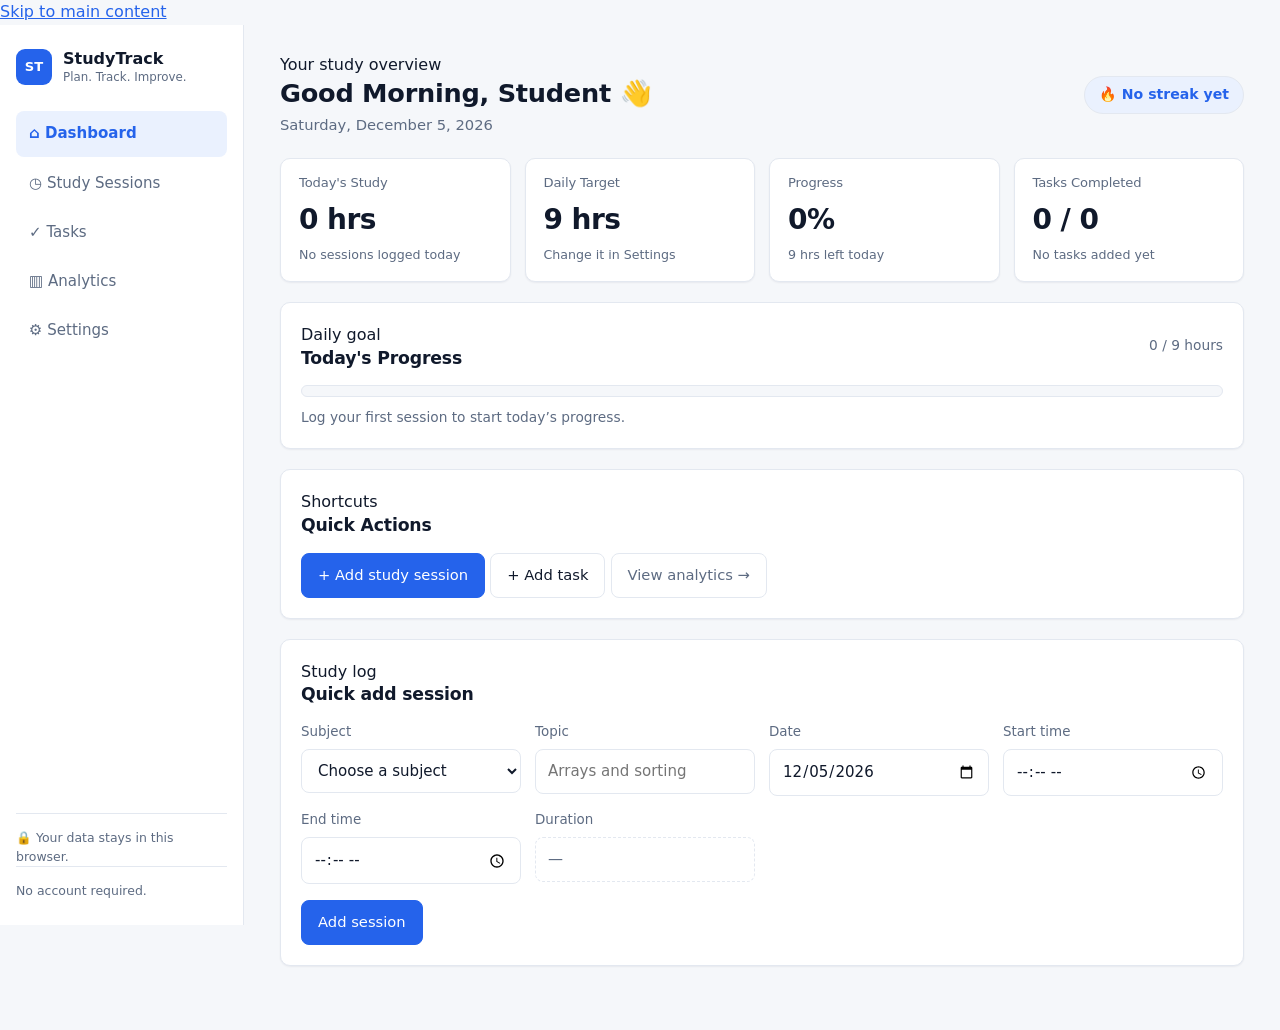
<file: study-tracker/index.html>
<!DOCTYPE html>
<html lang="en" data-theme="light">
<head>
    <meta charset="UTF-8">

    <meta
        name="viewport"
        content="width=device-width, initial-scale=1.0"
    >

    <meta
        name="description"
        content="StudyTrack is a personal study productivity dashboard for tracking study sessions, managing tasks, monitoring goals, and understanding study habits."
    >

    <meta
        name="theme-color"
        content="#2563eb"
    >

    <meta
        name="color-scheme"
        content="light dark"
    >

    <title>StudyTrack — Plan. Track. Improve.</title>

    <link rel="stylesheet" href="style.css">
</head>

<body>

    <!-- 
         SKIP LINK
         Helps keyboard and screen-reader users jump directly
         to the main content.
          -->
    <a class="skip-link" href="#main">
        Skip to main content
    </a>


    <!-- 
         MOBILE TOP BAR
          -->
    <header class="topbar" aria-label="Mobile navigation">

        <button
            class="icon-button"
            id="menuButton"
            type="button"
            aria-label="Open navigation menu"
            aria-expanded="false"
            aria-controls="sidebar"
        >
            <span class="menu-icon" aria-hidden="true"></span>
        </button>

        <a
            class="topbar-brand"
            href="#"
            aria-label="StudyTrack dashboard"
            data-page-link="dashboard"
        >
            <span class="brand-mark" aria-hidden="true">ST</span>

            <span class="brand-name">
                StudyTrack
            </span>
        </a>

    </header>


    <!-- Mobile navigation overlay -->
    <button
        class="nav-overlay"
        id="navOverlay"
        type="button"
        hidden
        aria-label="Close navigation menu"
    ></button>


    <!-- 
         APPLICATION LAYOUT
          -->
    <div class="layout">


        <!-- 
             SIDEBAR
             -->
        <aside
            class="sidebar"
            id="sidebar"
            aria-label="StudyTrack sidebar"
        >

            <!-- Brand -->
            <div class="brand">

                <span
                    class="brand-mark"
                    aria-hidden="true"
                >
                    ST
                </span>

                <div class="brand-text">
                    <strong>StudyTrack</strong>
                    <small>Plan. Track. Improve.</small>
                </div>

            </div>


            <!-- Main navigation -->
            <nav
                class="nav"
                aria-label="Main navigation"
            >

                <button
                    class="nav-link is-active"
                    type="button"
                    data-page="dashboard"
                    aria-current="page"
                >
                    <span aria-hidden="true">⌂</span>
                    <span>Dashboard</span>
                </button>

                <button
                    class="nav-link"
                    type="button"
                    data-page="sessions"
                >
                    <span aria-hidden="true">◷</span>
                    <span>Study Sessions</span>
                </button>

                <button
                    class="nav-link"
                    type="button"
                    data-page="tasks"
                >
                    <span aria-hidden="true">✓</span>
                    <span>Tasks</span>
                </button>

                <button
                    class="nav-link"
                    type="button"
                    data-page="analytics"
                >
                    <span aria-hidden="true">▥</span>
                    <span>Analytics</span>
                </button>

                <button
                    class="nav-link"
                    type="button"
                    data-page="settings"
                >
                    <span aria-hidden="true">⚙</span>
                    <span>Settings</span>
                </button>

            </nav>


            <!-- Sidebar information -->
            <div class="sidebar-foot">

                <p class="sidebar-note">
                    <span aria-hidden="true">🔒</span>
                    Your data stays in this browser.
                </p>

                <p class="sidebar-note">
                    No account required.
                </p>

            </div>

        </aside>


        <!-- 
             MAIN CONTENT
             -->
        <main
            class="main"
            id="main"
            tabindex="-1"
        >


            <!-- 
                 DASHBOARD
                  -->
            <section
                class="page is-active"
                id="page-dashboard"
                aria-labelledby="dashboardHeading"
            >

                <!-- Page heading -->
                <header class="page-head">

                    <div>
                        <p class="eyebrow">Your study overview</p>

                        <h1 id="dashboardHeading">
                            Good Morning, Student 👋
                        </h1>

                        <p
                            class="page-sub"
                            id="todayDate"
                        >
                            Loading date…
                        </p>
                    </div>

                    <p
                        class="streak-chip"
                        id="streakChip"
                        aria-label="Current study streak"
                    >
                        🔥 0 Day Study Streak
                    </p>

                </header>


                <!-- 
                     QUICK STATS
                     -->
                <section
                    class="stat-grid"
                    aria-label="Today's study statistics"
                >

                    <article class="card stat-card">

                        <h2 class="stat-label">
                            Today's Study
                        </h2>

                        <p
                            class="stat-value"
                            id="statTodayHours"
                            aria-live="polite"
                        >
                            0 hrs
                        </p>

                        <p
                            class="stat-hint"
                            id="statSessionCount"
                        >
                            No sessions logged today
                        </p>

                    </article>


                    <article class="card stat-card">

                        <h2 class="stat-label">
                            Daily Target
                        </h2>

                        <p
                            class="stat-value"
                            id="statTarget"
                        >
                            9 hrs
                        </p>

                        <p class="stat-hint">
                            Change it in Settings
                        </p>

                    </article>


                    <article class="card stat-card">

                        <h2 class="stat-label">
                            Progress
                        </h2>

                        <p
                            class="stat-value"
                            id="statProgress"
                            aria-live="polite"
                        >
                            0%
                        </p>

                        <p
                            class="stat-hint"
                            id="statRemaining"
                        >
                            9 hrs left today
                        </p>

                    </article>


                    <article class="card stat-card">

                        <h2 class="stat-label">
                            Tasks Completed
                        </h2>

                        <p
                            class="stat-value"
                            id="statTasksRatio"
                            aria-live="polite"
                        >
                            0 / 0
                        </p>

                        <p
                            class="stat-hint"
                            id="statTasksHint"
                        >
                            No tasks added yet
                        </p>

                    </article>

                </section>


                <!-- 
                     DAILY PROGRESS
                     -->
                <section
                    class="card"
                    aria-labelledby="progressHeading"
                >

                    <div class="card-head">

                        <div>
                            <p class="card-kicker">
                                Daily goal
                            </p>

                            <h2 id="progressHeading">
                                Today's Progress
                            </h2>
                        </div>

                        <p
                            class="card-meta"
                            id="progressText"
                        >
                            0 / 9 hours
                        </p>

                    </div>


                    <div
                        class="progress-track"
                        id="progressBar"
                        role="progressbar"
                        aria-labelledby="progressHeading"
                        aria-valuemin="0"
                        aria-valuemax="100"
                        aria-valuenow="0"
                    >

                        <div
                            class="progress-fill"
                            id="progressFill"
                        ></div>

                    </div>


                    <p
                        class="progress-caption"
                        id="progressCaption"
                        aria-live="polite"
                    >
                        Log your first session to start today's progress.
                    </p>

                </section>


                <!-- 
                     QUICK ACTIONS
                     -->
                <section
                    class="card quick-actions-card"
                    aria-labelledby="quickActionsHeading"
                >

                    <div class="card-head">

                        <div>
                            <p class="card-kicker">
                                Shortcuts
                            </p>

                            <h2 id="quickActionsHeading">
                                Quick Actions
                            </h2>
                        </div>

                    </div>

                    <div class="quick-actions">

                        <button
                            class="button button-primary"
                            type="button"
                            id="dashboardAddSessionBtn"
                            data-page-action="add-session"
                        >
                            + Add study session
                        </button>

                        <button
                            class="button button-outline"
                            type="button"
                            id="dashboardAddTaskBtn"
                            data-page-action="add-task"
                        >
                            + Add task
                        </button>

                        <button
                            class="button button-ghost"
                            type="button"
                            id="dashboardViewAnalyticsBtn"
                            data-page-action="analytics"
                        >
                            View analytics →
                        </button>

                    </div>

                </section>


                <!-- 
                     QUICK ADD SESSION
                     -->
                <section
                    class="card"
                    aria-labelledby="sessionFormHeading"
                >

                    <div class="card-head">

                        <div>
                            <p class="card-kicker">
                                Study log
                            </p>

                            <h2 id="sessionFormHeading">
                                Quick add session
                            </h2>
                        </div>

                        <button
                            class="button button-ghost"
                            type="button"
                            id="sessionCancelBtn"
                            hidden
                        >
                            Cancel edit
                        </button>

                    </div>


                    <form
                        id="sessionForm"
                        novalidate
                    >

                        <div class="form-grid">


                            <!-- Subject -->
                            <div class="field">

                                <label for="sessionSubject">
                                    Subject
                                </label>

                                <select
                                    id="sessionSubject"
                                    name="subject"
                                    required
                                >

                                    <option value="">
                                        Choose a subject
                                    </option>

                                    <option value="Java / DSA">
                                        Java / DSA
                                    </option>

                                    <option value="Aptitude">
                                        Aptitude
                                    </option>

                                    <option value="English">
                                        English
                                    </option>

                                    <option value="College Work">
                                        College Work
                                    </option>

                                    <option value="Web Development">
                                        Web Development
                                    </option>

                                    <option value="Other">
                                        Other
                                    </option>

                                </select>

                            </div>


                            <!-- Topic -->
                            <div class="field">

                                <label for="sessionTopic">
                                    Topic
                                </label>

                                <input
                                    type="text"
                                    id="sessionTopic"
                                    name="topic"
                                    maxlength="80"
                                    autocomplete="off"
                                    placeholder="Arrays and sorting"
                                    required
                                >

                            </div>


                            <!-- Date -->
                            <div class="field">

                                <label for="sessionDate">
                                    Date
                                </label>

                                <input
                                    type="date"
                                    id="sessionDate"
                                    name="date"
                                    required
                                >

                            </div>


                            <!-- Start -->
                            <div class="field">

                                <label for="sessionStart">
                                    Start time
                                </label>

                                <input
                                    type="time"
                                    id="sessionStart"
                                    name="startTime"
                                    required
                                >

                            </div>


                            <!-- End -->
                            <div class="field">

                                <label for="sessionEnd">
                                    End time
                                </label>

                                <input
                                    type="time"
                                    id="sessionEnd"
                                    name="endTime"
                                    required
                                >

                            </div>


                            <!-- Duration -->
                            <div class="field">

                                <span class="field-label">
                                    Duration
                                </span>

                                <output
                                    class="duration-output"
                                    id="sessionDuration"
                                    for="sessionStart sessionEnd"
                                    aria-live="polite"
                                >
                                    —
                                </output>

                            </div>

                        </div>


                        <p
                            class="form-error"
                            id="sessionError"
                            role="alert"
                            hidden
                        ></p>


                        <div class="form-actions">

                            <button
                                class="button button-primary"
                                type="submit"
                                id="sessionSubmitBtn"
                            >
                                Add session
                            </button>

                        </div>

                    </form>

                </section>

            </section>



            <!-- 
                 STUDY SESSIONS
                  -->
            <section
                class="page"
                id="page-sessions"
                aria-labelledby="sessionsHeading"
                hidden
            >

                <header class="page-head">

                    <div>

                        <p class="eyebrow">
                            Your study history
                        </p>

                        <h1 id="sessionsHeading">
                            Study Sessions
                        </h1>

                        <p class="page-sub">
                            Review, search, edit, and manage every study session.
                        </p>

                    </div>

                    <button
                        class="button button-primary"
                        type="button"
                        id="goToFormBtn"
                    >
                        + Add session
                    </button>

                </header>


                <!-- Filters -->
                <section
                    class="card"
                    aria-labelledby="filterHeading"
                >

                    <div class="card-head">

                        <div>

                            <p class="card-kicker">
                                Find a session
                            </p>

                            <h2 id="filterHeading">
                                Search & Filters
                            </h2>

                        </div>

                    </div>


                    <div class="filter-grid">

                        <div class="field">

                            <label for="searchInput">
                                Search topic or subject
                            </label>

                            <input
                                type="search"
                                id="searchInput"
                                autocomplete="off"
                                placeholder="e.g. recursion"
                            >

                        </div>


                        <div class="field">

                            <label for="filterSubject">
                                Subject
                            </label>

                            <select id="filterSubject">

                                <option value="">
                                    All subjects
                                </option>

                                <option value="Java / DSA">
                                    Java / DSA
                                </option>

                                <option value="Aptitude">
                                    Aptitude
                                </option>

                                <option value="English">
                                    English
                                </option>

                                <option value="College Work">
                                    College Work
                                </option>

                                <option value="Web Development">
                                    Web Development
                                </option>

                                <option value="Other">
                                    Other
                                </option>

                            </select>

                        </div>


                        <div class="field">

                            <label for="filterDate">
                                Date
                            </label>

                            <input
                                type="date"
                                id="filterDate"
                            >

                        </div>


                        <div class="field field-end">

                            <button
                                class="button button-ghost"
                                type="button"
                                id="clearFiltersBtn"
                            >
                                Clear filters
                            </button>

                        </div>

                    </div>

                </section>


                <!-- Session table -->
                <section
                    class="card"
                    aria-labelledby="sessionListHeading"
                >

                    <div class="card-head">

                        <div>

                            <p class="card-kicker">
                                Activity history
                            </p>

                            <h2 id="sessionListHeading">
                                All Sessions
                            </h2>

                        </div>

                        <p
                            class="card-meta"
                            id="sessionSummary"
                            aria-live="polite"
                        >
                            0 sessions
                        </p>

                    </div>


                    <div class="table-wrap">

                        <table
                            class="data-table"
                            id="sessionTable"
                        >

                            <caption class="visually-hidden">
                                Recorded study sessions with date, subject,
                                topic, start time, end time, duration and actions.
                            </caption>

                            <thead>

                                <tr>
                                    <th scope="col">Date</th>
                                    <th scope="col">Subject</th>
                                    <th scope="col">Topic</th>
                                    <th scope="col">Start</th>
                                    <th scope="col">End</th>
                                    <th scope="col">Duration</th>
                                    <th scope="col">Actions</th>
                                </tr>

                            </thead>

                            <tbody id="sessionTableBody"></tbody>

                        </table>

                    </div>


                    <p
                        class="empty-state"
                        id="sessionEmpty"
                    >
                        No study sessions yet.
                        Add your first session to start tracking your progress.
                    </p>

                </section>

            </section>



            <!--
                 TASKS
                 -->
            <section
                class="page"
                id="page-tasks"
                aria-labelledby="tasksHeading"
                hidden
            >

                <header class="page-head">

                    <div>

                        <p class="eyebrow">
                            Plan your work
                        </p>

                        <h1 id="tasksHeading">
                            Tasks
                        </h1>

                        <p class="page-sub">
                            Break your study plan into small, finishable pieces.
                        </p>

                    </div>

                </header>


                <!-- Task statistics -->
                <section
                    class="stat-grid stat-grid-three"
                    aria-label="Task statistics"
                >

                    <article class="card stat-card">

                        <h2 class="stat-label">
                            Total Tasks
                        </h2>

                        <p
                            class="stat-value"
                            id="statTotalTasks"
                            aria-live="polite"
                        >
                            0
                        </p>

                    </article>


                    <article class="card stat-card">

                        <h2 class="stat-label">
                            Completed
                        </h2>

                        <p
                            class="stat-value"
                            id="statDoneTasks"
                            aria-live="polite"
                        >
                            0
                        </p>

                    </article>


                    <article class="card stat-card">

                        <h2 class="stat-label">
                            Pending
                        </h2>

                        <p
                            class="stat-value"
                            id="statPendingTasks"
                            aria-live="polite"
                        >
                            0
                        </p>

                    </article>

                </section>


                <!-- Add task -->
                <section
                    class="card"
                    aria-labelledby="taskFormHeading"
                >

                    <div class="card-head">

                        <div>

                            <p class="card-kicker">
                                Task planning
                            </p>

                            <h2 id="taskFormHeading">
                                Add a Task
                            </h2>

                        </div>

                    </div>


                    <form
                        id="taskForm"
                        novalidate
                    >

                        <div class="form-grid">

                            <div class="field field-wide">

                                <label for="taskTitle">
                                    Task
                                </label>

                                <input
                                    type="text"
                                    id="taskTitle"
                                    maxlength="90"
                                    autocomplete="off"
                                    placeholder="Revise linked lists"
                                    required
                                >

                            </div>


                            <div class="field">

                                <label for="taskSubject">
                                    Subject
                                </label>

                                <select
                                    id="taskSubject"
                                    required
                                >

                                    <option value="">
                                        Choose a subject
                                    </option>

                                    <option value="Java / DSA">
                                        Java / DSA
                                    </option>

                                    <option value="Aptitude">
                                        Aptitude
                                    </option>

                                    <option value="English">
                                        English
                                    </option>

                                    <option value="College Work">
                                        College Work
                                    </option>

                                    <option value="Web Development">
                                        Web Development
                                    </option>

                                    <option value="Other">
                                        Other
                                    </option>

                                </select>

                            </div>


                            <div class="field">

                                <label for="taskPriority">
                                    Priority
                                </label>

                                <select id="taskPriority">

                                    <option value="Low">
                                        Low
                                    </option>

                                    <option
                                        value="Medium"
                                        selected
                                    >
                                        Medium
                                    </option>

                                    <option value="High">
                                        High
                                    </option>

                                </select>

                            </div>

                        </div>


                        <p
                            class="form-error"
                            id="taskError"
                            role="alert"
                            hidden
                        ></p>


                        <div class="form-actions">

                            <button
                                class="button button-primary"
                                type="submit"
                            >
                                + Add task
                            </button>

                        </div>

                    </form>

                </section>


                <!-- Task list -->
                <section
                    class="card"
                    aria-labelledby="taskListHeading"
                >

                    <div class="card-head">

                        <div>

                            <p class="card-kicker">
                                Your workload
                            </p>

                            <h2 id="taskListHeading">
                                Your Tasks
                            </h2>

                        </div>

                    </div>


                    <ul
                        class="task-list"
                        id="taskList"
                        aria-live="polite"
                    ></ul>


                    <p
                        class="empty-state"
                        id="taskEmpty"
                    >
                        No tasks added yet.
                        Add one above to plan your next study block.
                    </p>

                </section>

            </section>



            <!--
                 ANALYTICS
            -->
            <section
                class="page"
                id="page-analytics"
                aria-labelledby="analyticsHeading"
                hidden
            >

                <header class="page-head">

                    <div>

                        <p class="eyebrow">
                            Understand your habits
                        </p>

                        <h1 id="analyticsHeading">
                            Analytics
                        </h1>

                        <p class="page-sub">
                            See where your study time goes and how consistently
                            you are studying.
                        </p>

                    </div>

                </header>


                <!-- Weekly chart -->
                <section
                    class="card"
                    aria-labelledby="weeklyHeading"
                >

                    <div class="card-head">

                        <div>

                            <p class="card-kicker">
                                Current week
                            </p>

                            <h2 id="weeklyHeading">
                                Weekly Study Hours
                            </h2>

                        </div>

                        <p
                            class="card-meta"
                            id="weeklyRange"
                        >
                            This week
                        </p>

                    </div>


                    <div
                        class="chart"
                        id="weeklyChart"
                        role="img"
                        aria-label="Weekly study hours chart"
                    ></div>


                    <p
                        class="empty-state"
                        id="weeklyEmpty"
                        hidden
                    >
                        Start recording study sessions to see your weekly
                        analytics.
                    </p>

                </section>


                <!-- Subject distribution -->
                <section
                    class="card"
                    aria-labelledby="subjectHeading"
                >

                    <div class="card-head">

                        <div>

                            <p class="card-kicker">
                                All recorded sessions
                            </p>

                            <h2 id="subjectHeading">
                                Subject Distribution
                            </h2>

                        </div>

                        <p class="card-meta">
                            All time
                        </p>

                    </div>


                    <ul
                        class="subject-list"
                        id="subjectList"
                        aria-label="Study hours by subject"
                    ></ul>


                    <p
                        class="empty-state"
                        id="subjectEmpty"
                        hidden
                    >
                        No subject data yet.
                        Log a session and it will appear here.
                    </p>

                </section>


                <!-- Analytics summary -->
                <section
                    class="stat-grid"
                    aria-label="Study analytics summary"
                >

                    <article class="card stat-card">

                        <h2 class="stat-label">
                            Total Study Hours
                        </h2>

                        <p
                            class="stat-value"
                            id="statTotalHours"
                        >
                            0 hrs
                        </p>

                    </article>


                    <article class="card stat-card">

                        <h2 class="stat-label">
                            Average Per Study Day
                        </h2>

                        <p
                            class="stat-value"
                            id="statAvgHours"
                        >
                            0 hrs
                        </p>

                    </article>


                    <article class="card stat-card">

                        <h2 class="stat-label">
                            Most Studied Subject
                        </h2>

                        <p
                            class="stat-value stat-value-small"
                            id="statTopSubject"
                        >
                            —
                        </p>

                    </article>


                    <article class="card stat-card">

                        <h2 class="stat-label">
                            Completed Tasks
                        </h2>

                        <p
                            class="stat-value"
                            id="statTasksDone"
                        >
                            0
                        </p>

                    </article>


                    <article class="card stat-card">

                        <h2 class="stat-label">
                            Current Streak
                        </h2>

                        <p
                            class="stat-value"
                            id="statStreak"
                        >
                            0 days
                        </p>

                    </article>

                </section>

            </section>



            <!-- 
                 SETTINGS
            -->
            <section
                class="page"
                id="page-settings"
                aria-labelledby="settingsHeading"
                hidden
            >

                <header class="page-head">

                    <div>

                        <p class="eyebrow">
                            Personalize StudyTrack
                        </p>

                        <h1 id="settingsHeading">
                            Settings
                        </h1>

                        <p class="page-sub">
                            Manage your study target, appearance, and local data.
                        </p>

                    </div>

                </header>


                <!-- Daily target -->
                <section
                    class="card"
                    aria-labelledby="targetHeading"
                >

                    <div class="card-head">

                        <div>

                            <p class="card-kicker">
                                Goal
                            </p>

                            <h2 id="targetHeading">
                                Daily Study Target
                            </h2>

                        </div>

                    </div>


                    <p class="card-text">
                        Set the number of hours you want to study each day.
                    </p>


                    <form
                        id="targetForm"
                        novalidate
                    >

                        <div class="form-grid">

                            <div class="field">

                                <label for="targetInput">
                                    Hours per day
                                </label>

                                <input
                                    type="number"
                                    id="targetInput"
                                    min="0.5"
                                    max="24"
                                    step="0.5"
                                    value="9"
                                    inputmode="decimal"
                                    required
                                >

                            </div>

                        </div>


                        <p
                            class="form-error"
                            id="targetError"
                            role="alert"
                            hidden
                        ></p>


                        <div class="form-actions">

                            <button
                                class="button button-primary"
                                type="submit"
                            >
                                Save target
                            </button>

                        </div>

                    </form>

                </section>


                <!-- Theme -->
                <section
                    class="card"
                    aria-labelledby="themeHeading"
                >

                    <div class="card-head">

                        <div>

                            <p class="card-kicker">
                                Appearance
                            </p>

                            <h2 id="themeHeading">
                                Theme
                            </h2>

                        </div>

                    </div>


                    <div
                        class="theme-options"
                        role="group"
                        aria-labelledby="themeHeading"
                    >

                        <button
                            class="button button-outline"
                            type="button"
                            data-theme-choice="light"
                            id="lightThemeBtn"
                            aria-pressed="true"
                        >
                            ☀ Light mode
                        </button>


                        <button
                            class="button button-outline"
                            type="button"
                            data-theme-choice="dark"
                            id="darkThemeBtn"
                            aria-pressed="false"
                        >
                            ◐ Dark mode
                        </button>

                    </div>

                </section>


                <!-- Data management -->
                <section
                    class="card"
                    aria-labelledby="dataHeading"
                >

                    <div class="card-head">

                        <div>

                            <p class="card-kicker">
                                Privacy & backup
                            </p>

                            <h2 id="dataHeading">
                                Your Data
                            </h2>

                        </div>

                    </div>


                    <p class="card-text">
                        StudyTrack stores your sessions, tasks, and settings
                        locally in this browser. Your data is not uploaded
                        to a server.
                    </p>


                    <div
                        class="data-actions"
                        aria-label="Data management actions"
                    >

                        <button
                            class="button button-outline"
                            type="button"
                            id="demoDataBtn"
                        >
                            Load demo data
                        </button>


                        <button
                            class="button button-outline"
                            type="button"
                            id="exportDataBtn"
                        >
                            Export data
                        </button>


                        <button
                            class="button button-outline"
                            type="button"
                            id="importDataBtn"
                        >
                            Import data
                        </button>


                        <button
                            class="button button-danger"
                            type="button"
                            id="resetDataBtn"
                        >
                            Reset all data
                        </button>

                        <input
                            type="file"
                            id="importDataInput"
                            accept=".json,application/json"
                            hidden
                            aria-hidden="true"
                        >

                    </div>

                </section>

            </section>

        </main>

    </div>


    <!-- 
         TOAST NOTIFICATION
     -->
    <p
        class="toast"
        id="toast"
        role="status"
        aria-live="polite"
        aria-atomic="true"
        hidden
    ></p>


    <!--
         JAVASCRIPT
    -->
    <script src="script.js"></script>

</body>
</html>
</file>
<file: study-tracker/style.css>
/* 
   StudyTrack — style.css
   Sections: 1) Theme tokens  2) Base  3) Layout  4) Sidebar  5) Cards
             6) Forms  7) Tables  8) Tasks  9) Analytics 10) Utilities
             11) Responsive
    */

/* ---------- 1. THEME TOKENS ---------- */
:root {
    --primary-color: #2563eb;
    --primary-hover: #1d4ed8;
    --primary-soft: #eaf1fe;
    --background-color: #f5f7fa;
    --card-color: #ffffff;
    --text-color: #10192b;
    --muted-text-color: #5d6b82;
    --border-color: #e3e8f0;
    --success-color: #15803d;
    --warning-color: #b45309;
    --danger-color: #c62828;
    --danger-soft: #fdeceb;
    --shadow: 0 1px 2px rgba(16, 25, 43, 0.06);

    --radius: 10px;
    --space: 20px;
    --sidebar-width: 244px;
}

[data-theme="dark"] {
    --primary-color: #5b95f7;
    --primary-hover: #7aacff;
    --primary-soft: #1b2b48;
    --background-color: #0d1421;
    --card-color: #151f31;
    --text-color: #e8eefa;
    --muted-text-color: #9aa8bf;
    --border-color: #263450;
    --success-color: #4ade80;
    --warning-color: #fbbf24;
    --danger-color: #f87171;
    --danger-soft: #3a1f21;
    --shadow: none;
}

/* ---------- 2. BASE ---------- */
* {
    box-sizing: border-box;
}

html,
body {
    margin: 0;
    padding: 0;
}

body {
    background-color: var(--background-color);
    color: var(--text-color);
    font-family: "Segoe UI", system-ui, -apple-system, Roboto, Helvetica, Arial, sans-serif;
    font-size: 16px;
    line-height: 1.55;
    -webkit-text-size-adjust: 100%;
    overflow-x: hidden;
}

h1, h2, h3 {
    margin: 0;
    line-height: 1.25;
    letter-spacing: -0.01em;
}

h1 { font-size: 1.6rem; }
h2 { font-size: 1.08rem; }

p { margin: 0; }

a { color: var(--primary-color); }

:focus-visible {
    outline: 2px solid var(--primary-color);
    outline-offset: 2px;
    border-radius: 4px;
}

/* ---------- 3. LAYOUT ---------- */
.layout {
    display: flex;
    min-height: 100vh;
}

.main {
    flex: 1;
    min-width: 0;
    padding: 28px clamp(16px, 3vw, 36px) 64px;
    max-width: 1180px;
}

.page[hidden] { display: none; }

.page {
    display: flex;
    flex-direction: column;
    gap: var(--space);
}

.page-head {
    display: flex;
    flex-wrap: wrap;
    align-items: center;
    justify-content: space-between;
    gap: 14px;
    margin-bottom: 2px;
}

.page-sub {
    color: var(--muted-text-color);
    font-size: 0.92rem;
    margin-top: 4px;
}

.streak-chip {
    background-color: var(--primary-soft);
    color: var(--primary-color);
    border: 1px solid var(--border-color);
    border-radius: 999px;
    padding: 7px 14px;
    font-size: 0.88rem;
    font-weight: 600;
}

/* ---------- Mobile top bar ---------- */
.topbar {
    display: none;
    align-items: center;
    gap: 12px;
    padding: 10px 14px;
    background-color: var(--card-color);
    border-bottom: 1px solid var(--border-color);
    position: sticky;
    top: 0;
    z-index: 30;
}

.topbar-brand {
    display: flex;
    align-items: center;
    gap: 10px;
    font-weight: 600;
}

.icon-button {
    width: 42px;
    height: 42px;
    display: inline-flex;
    align-items: center;
    justify-content: center;
    background-color: transparent;
    border: 1px solid var(--border-color);
    border-radius: 8px;
    cursor: pointer;
    color: var(--text-color);
}

.menu-icon,
.menu-icon::before,
.menu-icon::after {
    display: block;
    width: 18px;
    height: 2px;
    background-color: currentColor;
    border-radius: 2px;
}

.menu-icon {
    position: relative;
}

.menu-icon::before,
.menu-icon::after {
    content: "";
    position: absolute;
    left: 0;
}

.menu-icon::before { top: -6px; }
.menu-icon::after { top: 6px; }

.nav-overlay {
    position: fixed;
    inset: 0;
    background-color: rgba(10, 16, 28, 0.45);
    border: 0;
    padding: 0;
    z-index: 35;
    cursor: pointer;
}

.nav-overlay[hidden] { display: none; }

/* ---------- 4. SIDEBAR ---------- */
.sidebar {
    width: var(--sidebar-width);
    flex-shrink: 0;
    background-color: var(--card-color);
    border-right: 1px solid var(--border-color);
    padding: 24px 16px;
    display: flex;
    flex-direction: column;
    gap: 26px;
    position: sticky;
    top: 0;
    height: 100vh;
}

.brand {
    display: flex;
    align-items: center;
    gap: 11px;
}

.brand-mark {
    width: 36px;
    height: 36px;
    flex-shrink: 0;
    display: inline-flex;
    align-items: center;
    justify-content: center;
    background-color: var(--primary-color);
    color: #ffffff;
    border-radius: 9px;
    font-size: 0.82rem;
    font-weight: 700;
}

.brand-text {
    display: flex;
    flex-direction: column;
    line-height: 1.3;
}

.brand-text small {
    color: var(--muted-text-color);
    font-size: 0.74rem;
}

.nav {
    display: flex;
    flex-direction: column;
    gap: 4px;
}

.nav-link {
    text-align: left;
    background-color: transparent;
    border: 0;
    border-radius: 8px;
    padding: 11px 13px;
    font: inherit;
    font-size: 0.94rem;
    color: var(--muted-text-color);
    cursor: pointer;
}

.nav-link:hover {
    background-color: var(--background-color);
    color: var(--text-color);
}

.nav-link.is-active {
    background-color: var(--primary-soft);
    color: var(--primary-color);
    font-weight: 600;
}

.sidebar-foot {
    margin-top: auto;
}

.sidebar-note {
    color: var(--muted-text-color);
    font-size: 0.78rem;
    border-top: 1px solid var(--border-color);
    padding-top: 14px;
}

/* ---------- 5. CARDS ---------- */
.card {
    background-color: var(--card-color);
    border: 1px solid var(--border-color);
    border-radius: var(--radius);
    padding: var(--space);
    box-shadow: var(--shadow);
}

.card-head {
    display: flex;
    flex-wrap: wrap;
    align-items: center;
    justify-content: space-between;
    gap: 10px;
    margin-bottom: 16px;
}

.card-meta {
    color: var(--muted-text-color);
    font-size: 0.86rem;
}

.card-text {
    color: var(--muted-text-color);
    font-size: 0.9rem;
    margin-bottom: 16px;
}

.stat-grid {
    display: grid;
    grid-template-columns: repeat(auto-fit, minmax(190px, 1fr));
    gap: 14px;
}

.stat-grid-three {
    grid-template-columns: repeat(auto-fit, minmax(160px, 1fr));
}

.stat-card {
    padding: 16px 18px;
}

.stat-label {
    font-size: 0.82rem;
    font-weight: 500;
    color: var(--muted-text-color);
}

.stat-value {
    font-size: 1.75rem;
    font-weight: 650;
    margin-top: 6px;
    letter-spacing: -0.02em;
}

.stat-value-small {
    font-size: 1.15rem;
    line-height: 1.5;
}

.stat-hint {
    font-size: 0.79rem;
    color: var(--muted-text-color);
    margin-top: 4px;
}

/* ---------- Progress bar ---------- */
.progress-track {
    height: 12px;
    background-color: var(--background-color);
    border: 1px solid var(--border-color);
    border-radius: 999px;
    overflow: hidden;
}

.progress-fill {
    height: 100%;
    width: 0;
    background-color: var(--primary-color);
    border-radius: 999px;
    transition: width 0.25s ease;
}

.progress-caption {
    margin-top: 10px;
    font-size: 0.86rem;
    color: var(--muted-text-color);
}

/* ---------- 6. FORMS ---------- */
.form-grid {
    display: grid;
    grid-template-columns: repeat(auto-fit, minmax(190px, 1fr));
    gap: 14px;
}

.filter-grid {
    display: grid;
    grid-template-columns: repeat(auto-fit, minmax(180px, 1fr));
    gap: 14px;
    align-items: end;
}

.field {
    display: flex;
    flex-direction: column;
    gap: 6px;
    min-width: 0;
}

.field-wide {
    grid-column: span 2;
}

.field-end {
    justify-content: flex-end;
}

label,
.field-label {
    font-size: 0.84rem;
    font-weight: 500;
    color: var(--muted-text-color);
}

input,
select {
    width: 100%;
    font: inherit;
    font-size: 0.94rem;
    color: var(--text-color);
    background-color: var(--card-color);
    border: 1px solid var(--border-color);
    border-radius: 8px;
    padding: 10px 12px;
    min-height: 44px;
}

input:hover,
select:hover {
    border-color: var(--muted-text-color);
}

input:focus,
select:focus {
    outline: 2px solid var(--primary-color);
    outline-offset: 1px;
    border-color: var(--primary-color);
}

.duration-output {
    display: flex;
    align-items: center;
    min-height: 44px;
    padding: 10px 12px;
    border: 1px dashed var(--border-color);
    border-radius: 8px;
    color: var(--muted-text-color);
    font-size: 0.94rem;
}

.form-actions {
    display: flex;
    flex-wrap: wrap;
    gap: 10px;
    margin-top: 16px;
}

.form-error {
    margin-top: 12px;
    color: var(--danger-color);
    background-color: var(--danger-soft);
    border: 1px solid var(--danger-color);
    border-radius: 8px;
    padding: 9px 12px;
    font-size: 0.87rem;
}

.form-error[hidden] { display: none; }

/* ---------- Buttons ---------- */
.button {
    font: inherit;
    font-size: 0.92rem;
    font-weight: 500;
    border-radius: 8px;
    padding: 10px 16px;
    min-height: 44px;
    border: 1px solid transparent;
    cursor: pointer;
    background-color: transparent;
    color: var(--text-color);
}

.button-primary {
    background-color: var(--primary-color);
    border-color: var(--primary-color);
    color: #ffffff;
}

.button-primary:hover {
    background-color: var(--primary-hover);
    border-color: var(--primary-hover);
}

.button-outline {
    border-color: var(--border-color);
}

.button-outline:hover {
    border-color: var(--primary-color);
    color: var(--primary-color);
}

.button-outline[aria-pressed="true"] {
    background-color: var(--primary-soft);
    border-color: var(--primary-color);
    color: var(--primary-color);
    font-weight: 600;
}

.button-ghost {
    color: var(--muted-text-color);
    border-color: var(--border-color);
}

.button-ghost:hover {
    color: var(--text-color);
}

.button-ghost[hidden] { display: none; }

.button-danger {
    background-color: var(--danger-color);
    border-color: var(--danger-color);
    color: #ffffff;
}

.button-danger:hover {
    filter: brightness(0.92);
}

.button-small {
    font-size: 0.85rem;
    padding: 7px 12px;
    min-height: 38px;
}

.data-actions,
.theme-options {
    display: flex;
    flex-wrap: wrap;
    gap: 10px;
}

/* ---------- 7. TABLES ---------- */
.table-wrap {
    overflow-x: auto;
}

.data-table {
    width: 100%;
    border-collapse: collapse;
    font-size: 0.92rem;
}

.data-table[hidden] { display: none; }

.data-table th,
.data-table td {
    text-align: left;
    padding: 11px 12px;
    border-bottom: 1px solid var(--border-color);
    vertical-align: middle;
}

.data-table th {
    color: var(--muted-text-color);
    font-weight: 500;
    font-size: 0.82rem;
    white-space: nowrap;
}

.data-table tbody tr:last-child td {
    border-bottom: 0;
}

.data-table td.cell-actions {
    white-space: nowrap;
}

.cell-actions .button {
    margin-right: 6px;
}

.tag {
    display: inline-block;
    background-color: var(--primary-soft);
    color: var(--primary-color);
    border-radius: 6px;
    padding: 3px 9px;
    font-size: 0.8rem;
    font-weight: 500;
    white-space: nowrap;
}

.empty-state {
    color: var(--muted-text-color);
    font-size: 0.92rem;
    text-align: center;
    padding: 26px 12px;
    border: 1px dashed var(--border-color);
    border-radius: 8px;
}

.empty-state[hidden] { display: none; }

/* ---------- 8. TASKS ---------- */
.task-list {
    list-style: none;
    margin: 0;
    padding: 0;
    display: flex;
    flex-direction: column;
    gap: 10px;
}

.task-item {
    display: flex;
    align-items: center;
    gap: 12px;
    border: 1px solid var(--border-color);
    border-radius: 8px;
    padding: 12px 14px;
}

.task-check {
    width: 24px;
    height: 24px;
    flex-shrink: 0;
    border: 1px solid var(--border-color);
    border-radius: 6px;
    background-color: transparent;
    color: transparent;
    cursor: pointer;
    font-size: 0.8rem;
    line-height: 1;
    padding: 0;
}

.task-item.is-done .task-check {
    background-color: var(--primary-color);
    border-color: var(--primary-color);
    color: #ffffff;
}

.task-body {
    flex: 1;
    min-width: 0;
}

.task-title {
    font-size: 0.95rem;
    word-break: break-word;
}

.task-item.is-done .task-title {
    text-decoration: line-through;
    color: var(--muted-text-color);
}

.task-meta {
    display: flex;
    flex-wrap: wrap;
    gap: 8px;
    align-items: center;
    margin-top: 5px;
    font-size: 0.8rem;
    color: var(--muted-text-color);
}

.priority {
    border-radius: 6px;
    padding: 2px 8px;
    font-weight: 600;
    border: 1px solid currentColor;
}

.priority-low { color: var(--success-color); }
.priority-medium { color: var(--warning-color); }
.priority-high { color: var(--danger-color); }

/* ---------- 9. ANALYTICS ---------- */
.chart {
    display: flex;
    align-items: flex-end;
    gap: 10px;
    height: 220px;
    padding-top: 8px;
}

.chart[hidden] { display: none; }

.chart-column {
    flex: 1;
    display: flex;
    flex-direction: column;
    align-items: center;
    justify-content: flex-end;
    gap: 7px;
    height: 100%;
    min-width: 0;
}

.chart-value {
    font-size: 0.76rem;
    color: var(--muted-text-color);
}

.chart-bar {
    width: 100%;
    max-width: 52px;
    background-color: var(--primary-color);
    border-radius: 6px 6px 0 0;
    min-height: 4px;
}

.chart-bar.is-empty {
    background-color: var(--border-color);
}

.chart-bar.is-today {
    background-color: var(--primary-hover);
}

.chart-label {
    font-size: 0.78rem;
    color: var(--muted-text-color);
}

.subject-list {
    list-style: none;
    margin: 0;
    padding: 0;
    display: flex;
    flex-direction: column;
    gap: 14px;
}

.subject-row-head {
    display: flex;
    justify-content: space-between;
    gap: 10px;
    font-size: 0.9rem;
    margin-bottom: 6px;
}

.subject-hours {
    color: var(--muted-text-color);
}

/* ---------- 10. UTILITIES ---------- */
.visually-hidden {
    position: absolute;
    width: 1px;
    height: 1px;
    margin: -1px;
    padding: 0;
    overflow: hidden;
    clip: rect(0 0 0 0);
    white-space: nowrap;
    border: 0;
}

.toast {
    position: fixed;
    left: 50%;
    bottom: 24px;
    transform: translateX(-50%);
    background-color: var(--text-color);
    color: var(--card-color);
    padding: 11px 18px;
    border-radius: 8px;
    font-size: 0.9rem;
    z-index: 50;
    max-width: calc(100vw - 32px);
    text-align: center;
}

.toast[hidden] { display: none; }

@media (prefers-reduced-motion: reduce) {
    * {
        transition: none !important;
        animation: none !important;
    }
}

/* ---------- 11. RESPONSIVE ---------- */
@media (max-width: 900px) {
    .topbar { display: flex; }

    .sidebar {
        position: fixed;
        top: 0;
        left: 0;
        height: 100vh;
        z-index: 40;
        transform: translateX(-100%);
        transition: transform 0.2s ease;
        box-shadow: 0 0 24px rgba(10, 16, 28, 0.18);
    }

    .sidebar.is-open {
        transform: translateX(0);
    }

    .main {
        padding: 20px 16px 56px;
    }

    h1 { font-size: 1.4rem; }
}

@media (max-width: 720px) {
    .field-wide { grid-column: span 1; }

    /* Table turns into stacked cards */
    .data-table thead { display: none; }

    .data-table,
    .data-table tbody,
    .data-table tr,
    .data-table td {
        display: block;
        width: 100%;
    }

    .data-table tr {
        border: 1px solid var(--border-color);
        border-radius: 8px;
        padding: 12px 14px;
        margin-bottom: 12px;
    }

    .data-table td {
        display: flex;
        justify-content: space-between;
        gap: 14px;
        border-bottom: 0;
        padding: 5px 0;
        text-align: right;
    }

    .data-table td::before {
        content: attr(data-label);
        color: var(--muted-text-color);
        font-size: 0.82rem;
        text-align: left;
        flex-shrink: 0;
    }

    .data-table td.cell-actions {
        justify-content: flex-start;
        padding-top: 12px;
    }

    .data-table td.cell-actions::before { display: none; }

    .chart { height: 180px; gap: 6px; }
    .chart-value { font-size: 0.68rem; }
    .chart-label { font-size: 0.7rem; }
}

@media (max-width: 400px) {
    .stat-grid { grid-template-columns: 1fr; }
    .form-actions .button,
    .data-actions .button { width: 100%; }
}
</file>
